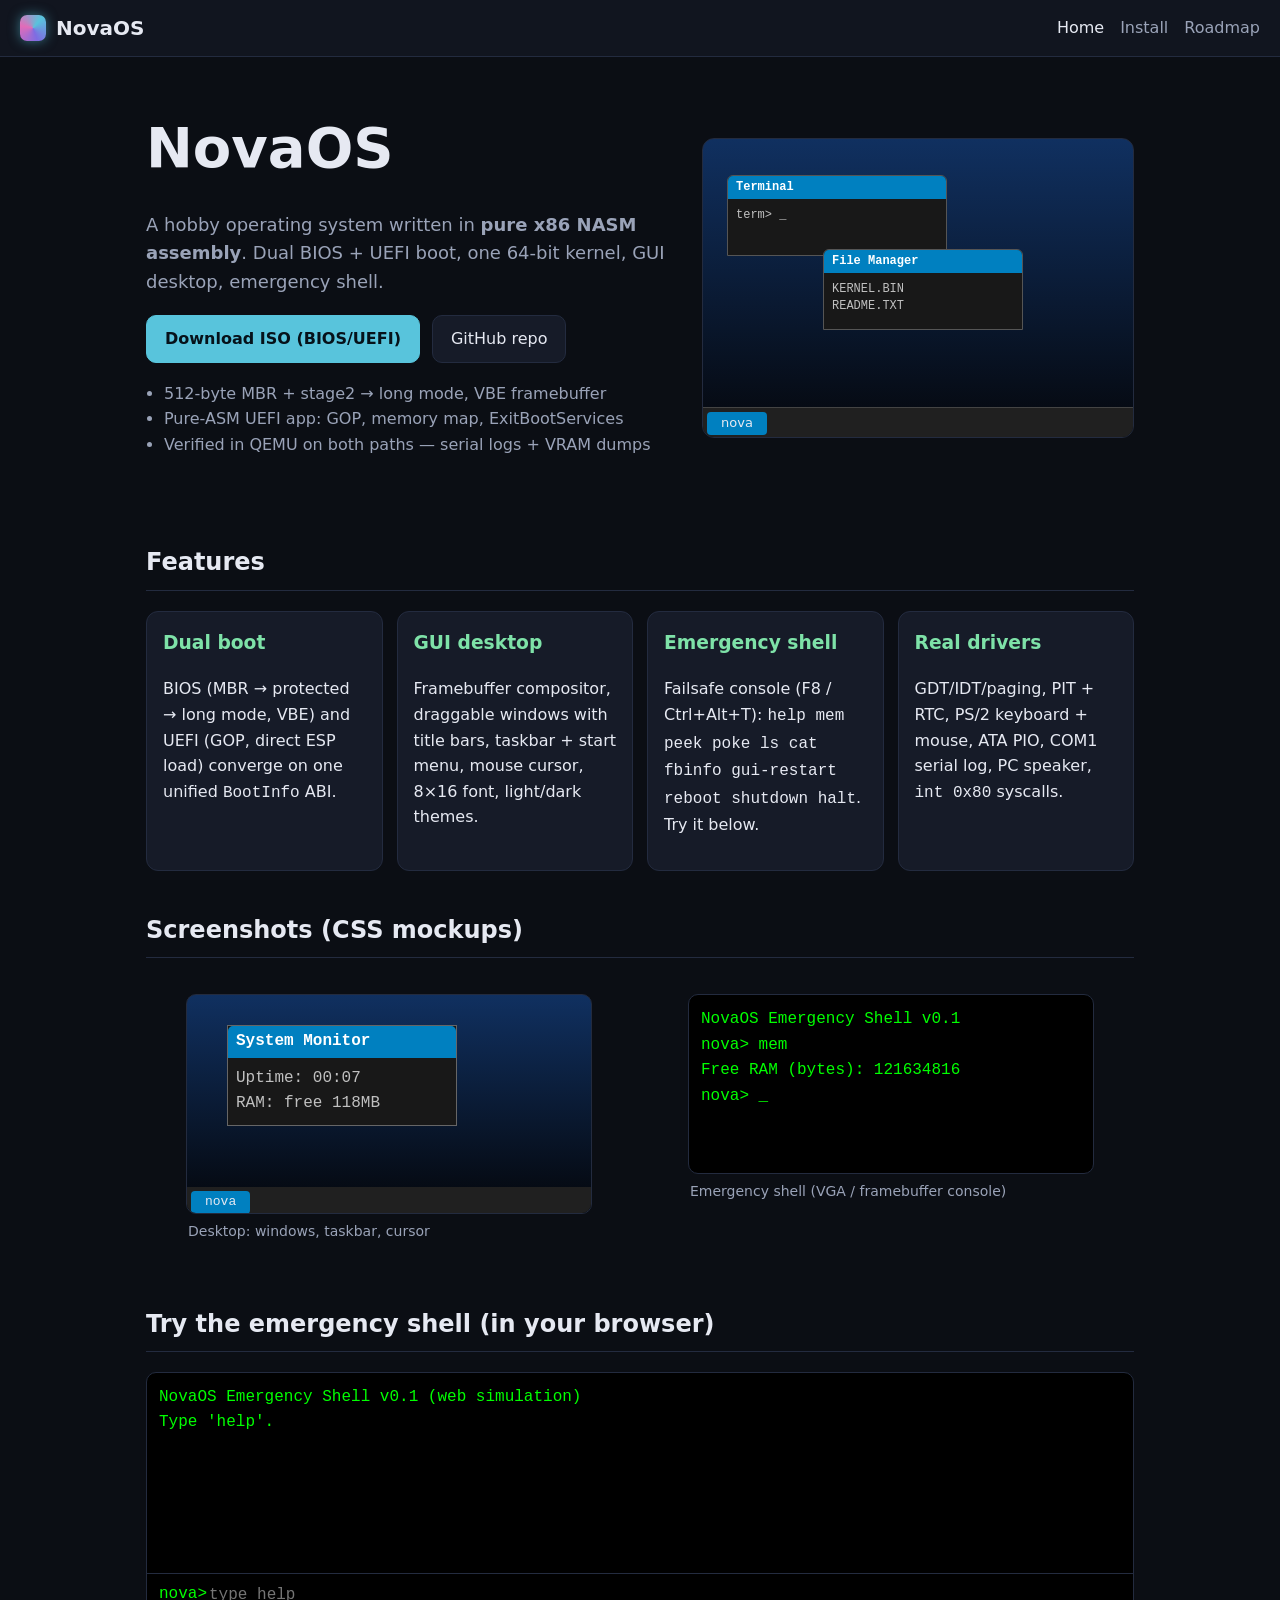
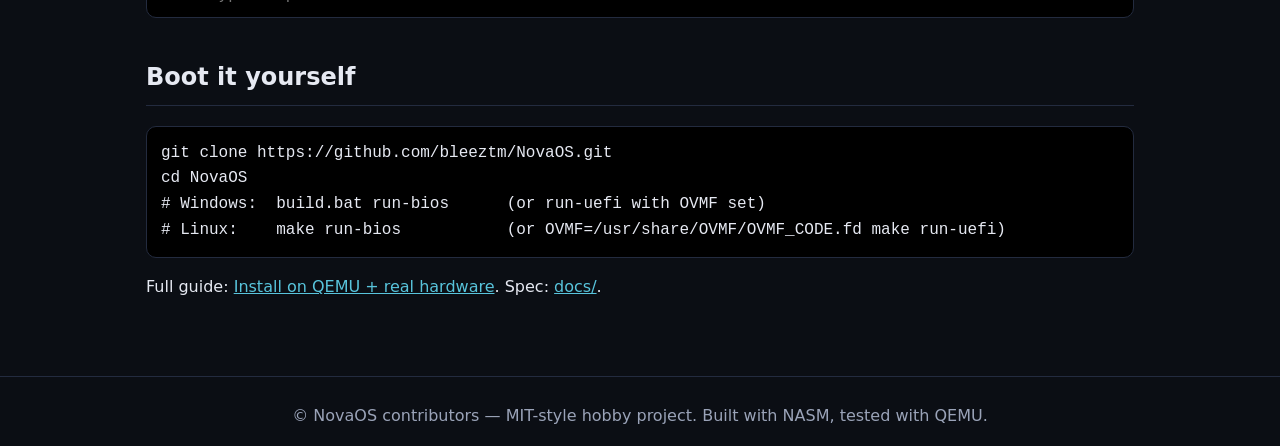
<file: site/index.html>
<!DOCTYPE html>
<html lang="en">
<head>
<meta charset="utf-8">
<meta name="viewport" content="width=device-width, initial-scale=1">
<title>NovaOS — hobby OS in pure x86 assembly</title>
<link rel="stylesheet" href="style.css">
</head>
<body>
<header class="nav">
  <a class="brand" href="index.html"><span class="logo"></span>NovaOS</a>
  <nav><a href="index.html" class="active">Home</a><a href="docs.html">Install</a><a href="roadmap.html">Roadmap</a></nav>
</header>
<main>
<section class="hero">
  <div class="hero-text">
    <h1>NovaOS</h1>
    <p class="tag">A hobby operating system written in <b>pure x86 NASM assembly</b>.
    Dual BIOS + UEFI boot, one 64-bit kernel, GUI desktop, emergency shell.</p>
    <div class="btnrow">
      <a class="btn primary" href="https://github.com/bleeztm/NovaOS/releases">Download ISO (BIOS/UEFI)</a>
      <a class="btn" href="https://github.com/bleeztm/NovaOS">GitHub repo</a>
    </div>
    <ul class="ticks">
      <li>512-byte MBR + stage2 → long mode, VBE framebuffer</li>
      <li>Pure-ASM UEFI app: GOP, memory map, ExitBootServices</li>
      <li>Verified in QEMU on both paths — serial logs + VRAM dumps</li>
    </ul>
  </div>
  <div class="hero-art" aria-hidden="true">
    <div class="mock win1"><div class="tbar"><i></i><b>Terminal</b></div><div class="tbody">term&gt; _</div></div>
    <div class="mock win2"><div class="tbar"><i></i><b>File Manager</b></div><div class="tbody">KERNEL.BIN<br>README.TXT</div></div>
    <div class="taskbar"><span class="start">nova</span></div>
  </div>
</section>
<section>
  <h2>Features</h2>
  <div class="grid">
    <div class="card"><h3>Dual boot</h3><p>BIOS (MBR → protected → long mode, VBE) and UEFI (GOP, direct ESP load) converge on one unified <code>BootInfo</code> ABI.</p></div>
    <div class="card"><h3>GUI desktop</h3><p>Framebuffer compositor, draggable windows with title bars, taskbar + start menu, mouse cursor, 8×16 font, light/dark themes.</p></div>
    <div class="card"><h3>Emergency shell</h3><p>Failsafe console (F8 / Ctrl+Alt+T): <code>help mem peek poke ls cat fbinfo gui-restart reboot shutdown halt</code>. Try it below.</p></div>
    <div class="card"><h3>Real drivers</h3><p>GDT/IDT/paging, PIT + RTC, PS/2 keyboard + mouse, ATA PIO, COM1 serial log, PC speaker, <code>int 0x80</code> syscalls.</p></div>
  </div>
</section>
<section>
  <h2>Screenshots (CSS mockups)</h2>
  <div class="shots">
    <figure class="shot">
      <div class="screen desktop"><div class="dwin"><div class="tbar"><b>System Monitor</b></div><div class="tbody">Uptime: 00:07<br>RAM: free 118MB</div></div><div class="dtask"><span class="start">nova</span></div></div>
      <figcaption>Desktop: windows, taskbar, cursor</figcaption>
    </figure>
    <figure class="shot">
      <div class="screen shell"><div class="stext">NovaOS Emergency Shell v0.1<br>nova&gt; mem<br>Free RAM (bytes): 121634816<br>nova&gt; <span class="caret">_</span></div></div>
      <figcaption>Emergency shell (VGA / framebuffer console)</figcaption>
    </figure>
  </div>
</section>
<section>
  <h2>Try the emergency shell (in your browser)</h2>
  <div class="term" id="term"><div class="tout" id="tout"></div><div class="tin"><span>nova&gt;</span><input id="tin" autocomplete="off" spellcheck="false" placeholder="type help"></div></div>
</section>
<section>
  <h2>Boot it yourself</h2>
  <pre class="code">git clone https://github.com/bleeztm/NovaOS.git
cd NovaOS
# Windows:  build.bat run-bios      (or run-uefi with OVMF set)
# Linux:    make run-bios           (or OVMF=/usr/share/OVMF/OVMF_CODE.fd make run-uefi)</pre>
  <p>Full guide: <a href="docs.html">Install on QEMU + real hardware</a>. Spec: <a href="https://github.com/bleeztm/NovaOS/tree/main/docs">docs/</a>.</p>
</section>
</main>
<footer>© NovaOS contributors — MIT-style hobby project. Built with NASM, tested with QEMU.</footer>
<script src="script.js"></script>
</body>
</html>
</file>
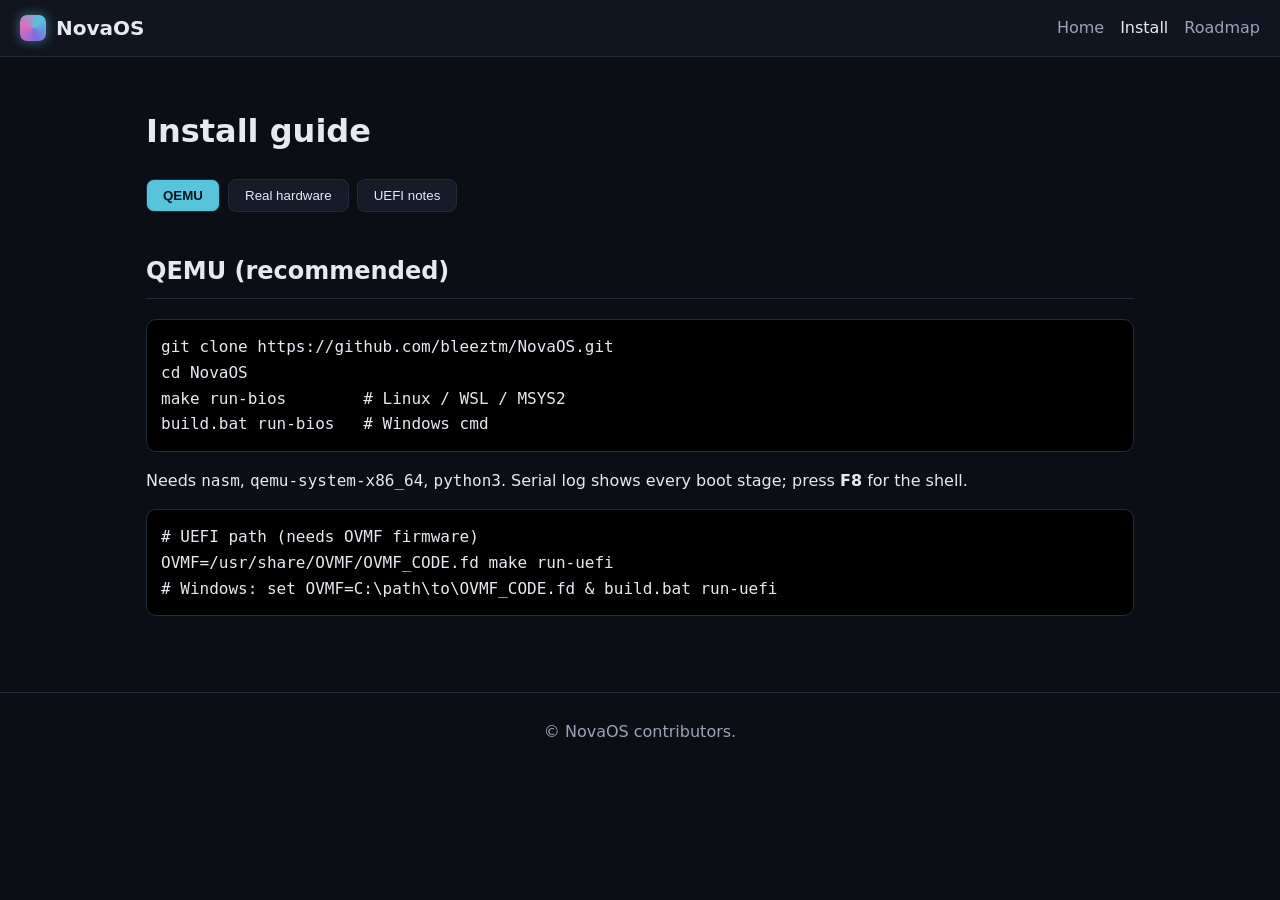
<file: site/docs.html>
<!DOCTYPE html>
<html lang="en">
<head>
<meta charset="utf-8">
<meta name="viewport" content="width=device-width, initial-scale=1">
<title>NovaOS install guide</title>
<link rel="stylesheet" href="style.css">
</head>
<body>
<header class="nav">
  <a class="brand" href="index.html"><span class="logo"></span>NovaOS</a>
  <nav><a href="index.html">Home</a><a href="docs.html" class="active">Install</a><a href="roadmap.html">Roadmap</a></nav>
</header>
<main>
<h1>Install guide</h1>
<div class="tabs"><button class="tab active" data-t="qemu">QEMU</button><button class="tab" data-t="usb">Real hardware</button><button class="tab" data-t="uefi">UEFI notes</button></div>
<div class="tabbody" id="t-qemu">
<h2>QEMU (recommended)</h2>
<pre class="code">git clone https://github.com/bleeztm/NovaOS.git
cd NovaOS
make run-bios        # Linux / WSL / MSYS2
build.bat run-bios   # Windows cmd</pre>
<p>Needs <code>nasm</code>, <code>qemu-system-x86_64</code>, <code>python3</code>.
Serial log shows every boot stage; press <b>F8</b> for the shell.</p>
<pre class="code"># UEFI path (needs OVMF firmware)
OVMF=/usr/share/OVMF/OVMF_CODE.fd make run-uefi
# Windows: set OVMF=C:\path\to\OVMF_CODE.fd &amp; build.bat run-uefi</pre>
</div>
<div class="tabbody hidden" id="t-usb">
<h2>Real hardware (USB stick)</h2>
<ol>
<li>Build <code>build/floppy.img</code> (BIOS/CSM) or <code>build/esp.img</code> (UEFI).</li>
<li>Flash with <b>Rufus</b> (DD mode) or <b>balenaEtcher</b>.</li>
<li>Boot the stick. For UEFI: disable <b>Secure Boot</b> (our loader is unsigned).</li>
<li>No display? The shell mirrors everything to <b>COM1 serial</b> — capture with a USB-serial adapter at 38400 8N1.</li>
</ol>
<p>Tested matrix: QEMU BIOS (SeaBIOS + std VGA) and QEMU UEFI (OVMF + GOP).
Real-hardware reports welcome as GitHub issues.</p>
</div>
<div class="tabbody hidden" id="t-uefi">
<h2>BIOS vs UEFI</h2>
<table>
<tr><th></th><th>BIOS path</th><th>UEFI path</th></tr>
<tr><td>Image</td><td><code>floppy.img</code> (FAT12)</td><td><code>esp.img</code> (FAT32 ESP)</td></tr>
<tr><td>Also</td><td colspan="2"><code>novaos-grub.iso</code> via GRUB multiboot (<code>make iso-grub</code> on Linux/WSL, run with <code>make run-grub</code>)</td></tr>
<tr><td>Loader</td><td>MBR + stage2, VBE framebuffer</td><td><code>EFI/BOOT/BOOTX64.EFI</code>, GOP</td></tr>
<tr><td>Kernel file</td><td><code>KERNEL.BIN</code> (floppy root)</td><td><code>KERNEL.BIN</code> (ESP root)</td></tr>
<tr><td>Firmware needs</td><td>CSM / legacy boot</td><td>Secure Boot <b>off</b></td></tr>
</table>
<p>Both hand the same <code>BootInfo</code> struct to the same kernel — see <code>docs/BOOT.md</code>.</p>
</div>
</main>
<footer>© NovaOS contributors.</footer>
<script src="script.js"></script>
</body>
</html>
</file>
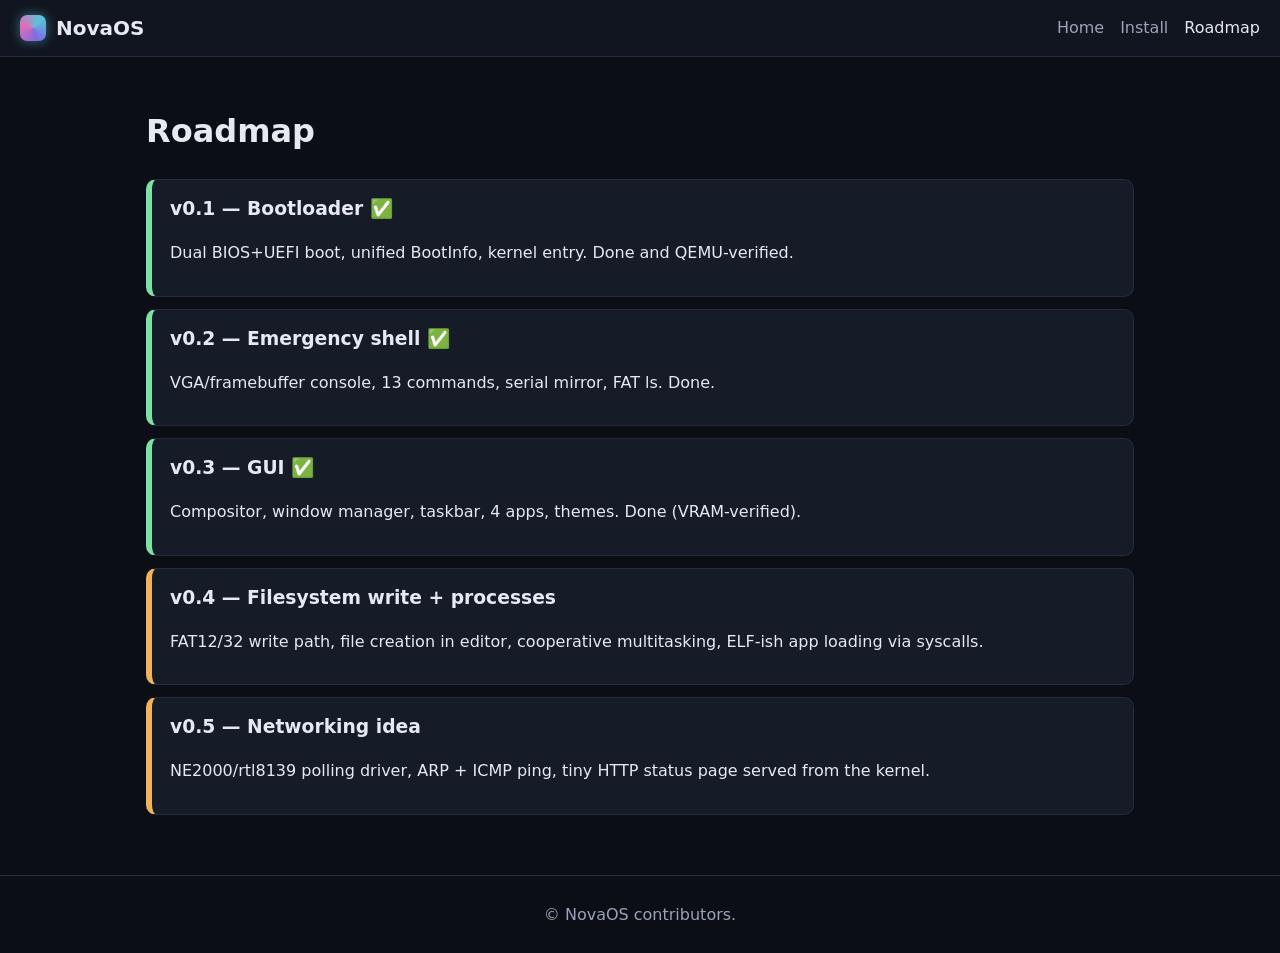
<file: site/roadmap.html>
<!DOCTYPE html>
<html lang="en">
<head>
<meta charset="utf-8">
<meta name="viewport" content="width=device-width, initial-scale=1">
<title>NovaOS roadmap</title>
<link rel="stylesheet" href="style.css">
</head>
<body>
<header class="nav">
  <a class="brand" href="index.html"><span class="logo"></span>NovaOS</a>
  <nav><a href="index.html">Home</a><a href="docs.html">Install</a><a href="roadmap.html" class="active">Roadmap</a></nav>
</header>
<main>
<h1>Roadmap</h1>
<div class="timeline">
  <div class="step done"><h3>v0.1 — Bootloader ✅</h3><p>Dual BIOS+UEFI boot, unified BootInfo, kernel entry. Done and QEMU-verified.</p></div>
  <div class="step done"><h3>v0.2 — Emergency shell ✅</h3><p>VGA/framebuffer console, 13 commands, serial mirror, FAT ls. Done.</p></div>
  <div class="step done"><h3>v0.3 — GUI ✅</h3><p>Compositor, window manager, taskbar, 4 apps, themes. Done (VRAM-verified).</p></div>
  <div class="step next"><h3>v0.4 — Filesystem write + processes</h3><p>FAT12/32 write path, file creation in editor, cooperative multitasking, ELF-ish app loading via syscalls.</p></div>
  <div class="step next"><h3>v0.5 — Networking idea</h3><p>NE2000/rtl8139 polling driver, ARP + ICMP ping, tiny HTTP status page served from the kernel.</p></div>
</div>
</main>
<footer>© NovaOS contributors.</footer>
<script src="script.js"></script>
</body>
</html>
</file>
<file: site/style.css>
:root{--bg:#0b0e14;--bg2:#11151f;--card:#161b28;--line:#232b3f;--fg:#e6e9f2;--mut:#9aa3b8;--acc:#58c4dc;--acc2:#7ee2a8;--warn:#f0b35c}
*{box-sizing:border-box}body{margin:0;background:var(--bg);color:var(--fg);font:16px/1.6 system-ui,Segoe UI,Roboto,Arial,sans-serif}
a{color:var(--acc)}.nav{position:sticky;top:0;display:flex;justify-content:space-between;align-items:center;padding:12px 20px;background:var(--bg2);border-bottom:1px solid var(--line);z-index:5}
.brand{display:flex;gap:10px;align-items:center;font-weight:800;font-size:20px;color:var(--fg);text-decoration:none}
.logo{width:26px;height:26px;border-radius:7px;background:conic-gradient(from 40deg,#58c4dc,#7e6ce2,#e26cb8,#58c4dc);box-shadow:0 0 12px #58c4dc88}
.nav nav a{margin-left:16px;color:var(--mut);text-decoration:none}.nav nav a.active,.nav nav a:hover{color:var(--fg)}
main{max-width:1024px;margin:0 auto;padding:28px 18px 60px}
.hero{display:grid;grid-template-columns:1.1fr .9fr;gap:28px;align-items:center;padding:18px 0 30px}
.hero h1{font-size:56px;margin:0}.tag{color:var(--mut);font-size:18px}
.btnrow{display:flex;gap:12px;margin:18px 0;flex-wrap:wrap}
.btn{padding:10px 18px;border:1px solid var(--line);border-radius:10px;color:var(--fg);text-decoration:none;background:var(--card)}
.btn.primary{background:var(--acc);border-color:var(--acc);color:#06121a;font-weight:700}
.ticks{color:var(--mut);padding-left:18px}
.hero-art{position:relative;height:300px;background:linear-gradient(180deg,#103060,#05070c);border:1px solid var(--line);border-radius:12px;overflow:hidden}
.mock{position:absolute;background:#181818;border:1px solid #555;border-radius:6px 6px 0 0;width:220px;font:12px/1.4 monospace}
.win1{left:24px;top:36px}.win2{left:120px;top:110px;width:200px}
.tbar{background:#0080c0;color:#fff;padding:3px 8px;border-radius:5px 5px 0 0}.tbar i{float:right;width:34px}.tbody{padding:8px;color:#c0c0c0;min-height:56px}
.taskbar{position:absolute;bottom:0;left:0;right:0;height:30px;background:#202020;border-top:1px solid #444}
.start{display:inline-block;margin:4px;padding:1px 14px;background:#0080c0;border-radius:4px;font-size:13px}
h2{margin-top:40px;border-bottom:1px solid var(--line);padding-bottom:8px}
.grid{display:grid;grid-template-columns:repeat(auto-fit,minmax(220px,1fr));gap:14px}
.card{background:var(--card);border:1px solid var(--line);border-radius:12px;padding:16px}
.card h3{margin-top:0;color:var(--acc2)}
.shots{display:grid;grid-template-columns:repeat(auto-fit,minmax(300px,1fr));gap:16px}
.screen{border:1px solid var(--line);border-radius:10px;overflow:hidden;font-family:monospace}
.desktop{background:linear-gradient(180deg,#103060,#04060a);height:220px;position:relative}
.dwin{position:absolute;left:40px;top:30px;width:230px;background:#181818;border:1px solid #666}
.dtask{position:absolute;bottom:0;left:0;right:0;height:26px;background:#202020}
.shell{background:#000;color:#0f0;min-height:180px;padding:12px}.caret{animation:bl 1s infinite}@keyframes bl{50%{opacity:0}}
figcaption{color:var(--mut);font-size:14px;padding:6px 2px}
.term{background:#000;border:1px solid var(--line);border-radius:10px;overflow:hidden;font-family:monospace}
.tout{padding:12px;min-height:200px;max-height:320px;overflow-y:auto;white-space:pre-wrap;color:#0f0}
.tin{display:flex;border-top:1px solid var(--line);padding:8px 12px;color:#0f0}
.tin input{flex:1;background:none;border:none;color:#0f0;font:inherit;outline:none}
.code{background:#000;border:1px solid var(--line);border-radius:10px;padding:14px;overflow-x:auto}
table{border-collapse:collapse;width:100%}th,td{border:1px solid var(--line);padding:8px;text-align:left}
.tabs{display:flex;gap:8px;margin:16px 0}.tab{background:var(--card);color:var(--fg);border:1px solid var(--line);border-radius:8px;padding:8px 16px;cursor:pointer}.tab.active{background:var(--acc);color:#06121a;font-weight:700}
.hidden{display:none}
.timeline{display:grid;gap:12px}.step{background:var(--card);border:1px solid var(--line);border-left:6px solid var(--mut);border-radius:10px;padding:14px 18px}.step.done{border-left-color:var(--acc2)}.step.next{border-left-color:var(--warn)}.step h3{margin:0 0 6px}
footer{text-align:center;color:var(--mut);padding:26px;border-top:1px solid var(--line)}
@media(max-width:760px){.hero{grid-template-columns:1fr}.hero h1{font-size:40px}}
</file>
